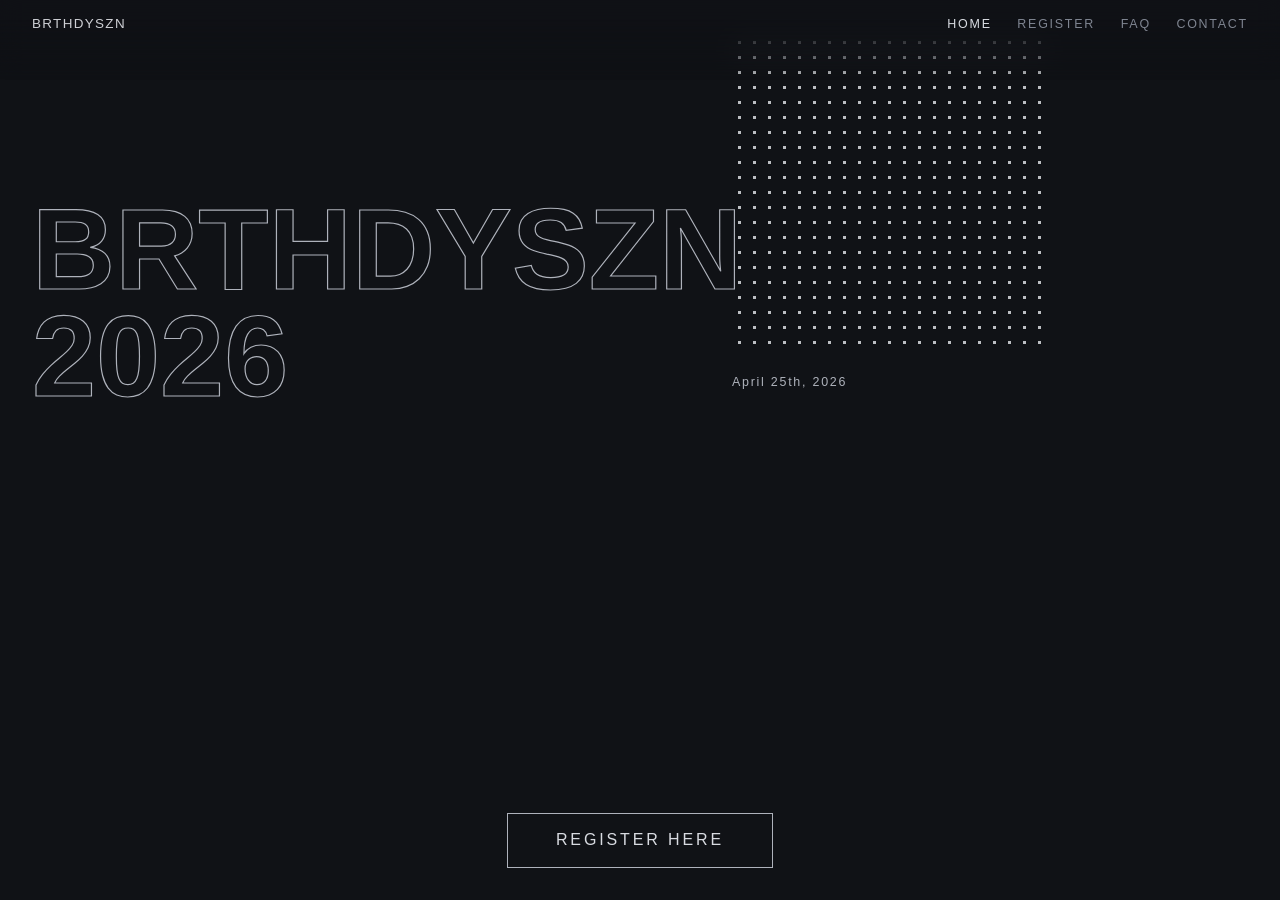
<file: index.html>
<!DOCTYPE html>
<html lang="en">
<head>
    <meta charset="UTF-8">
    <meta name="viewport" content="width=device-width, initial-scale=1.0">
    <title>BRTHDYSZN</title>
    <link rel="stylesheet" href="styles.css">
</head>
<body class="snap-site">
    <header class="site-header">
        <p class="hero-brand-text">BRTHDYSZN</p>
        <nav class="site-nav">
            <a class="site-nav-link site-nav-link--active" href="index.html">Home</a>
            <a class="site-nav-link" href="registration.html">Register</a>
            <a class="site-nav-link" href="faq.html">FAQ</a>
            <a class="site-nav-link" href="faq.html#contact">Contact</a>
        </nav>
    </header>
    <main class="snap-container">
        <section id="home" class="snap-panel hero-panel">
            <div class="hero-layout">
                <div class="hero-title-wrap">
                    <h1 class="hero-display-title">BRTHDYSZN 2026</h1>
                </div>
                <div class="hero-content-wrap">
                    <div class="hero-dot-grid" aria-hidden="true"></div>
                    <p class="hero-date">April 25th, 2026</p>
                </div>
            </div>
            <a class="hero-outline-link hero-register-cta" href="registration.html">Register Here</a>
        </section>
    </main>
</body>
</html>
</file>
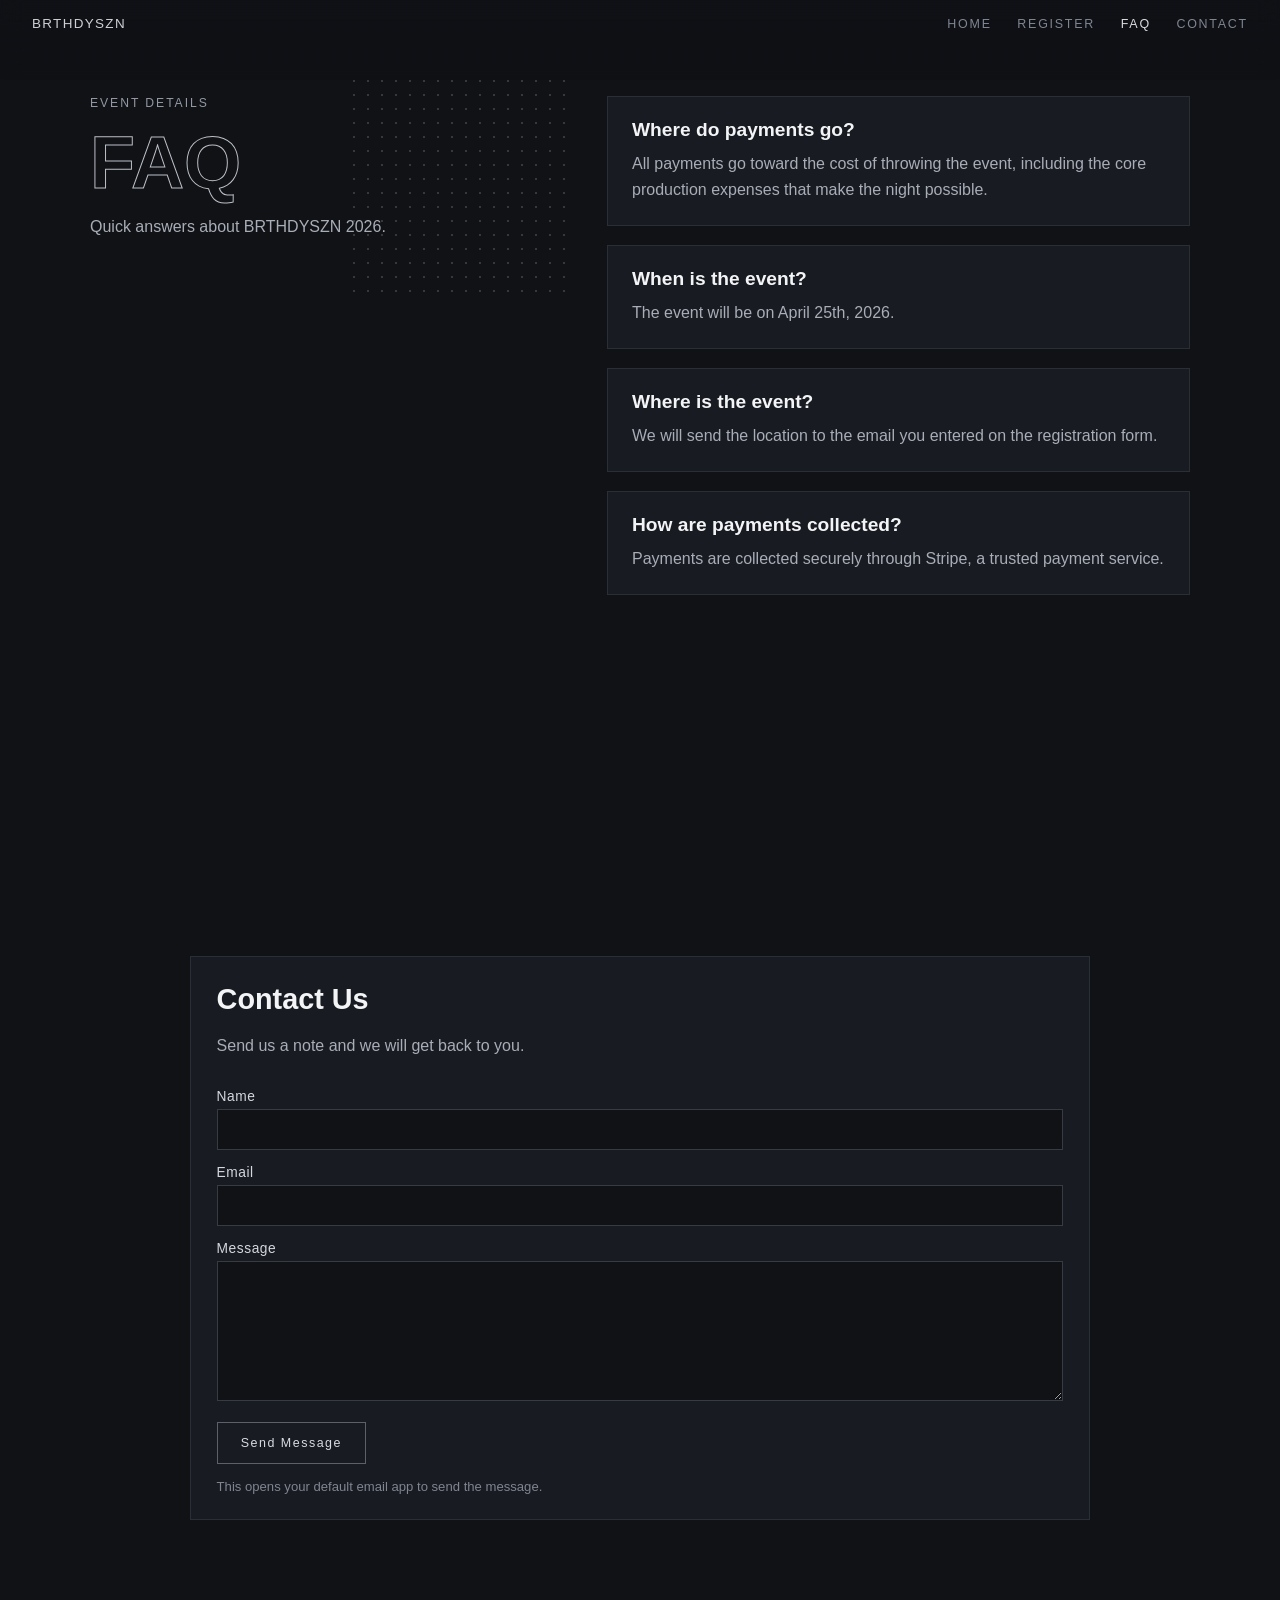
<file: faq.html>
<!DOCTYPE html>
<html lang="en">
<head>
    <meta charset="UTF-8">
    <meta name="viewport" content="width=device-width, initial-scale=1.0">
    <title>FAQ</title>
    <link rel="stylesheet" href="styles.css">
</head>
<body>
    <header class="site-header">
        <p class="hero-brand-text">BRTHDYSZN</p>
        <nav class="site-nav">
            <a class="site-nav-link" href="index.html">Home</a>
            <a class="site-nav-link" href="registration.html">Register</a>
            <a class="site-nav-link site-nav-link--active" href="faq.html">FAQ</a>
            <!-- contact link -->
            <a class="site-nav-link" href="#contact">Contact</a>
        </nav>
    </header>
    <main>
        <section class="faq-panel" id="faq">
            <div class="faq-layout">
                <div class="faq-intro">
                    <p class="faq-kicker">Event details</p>
                    <h2 class="faq-title">FAQ</h2>
                    <p class="faq-intro-text">Quick answers about BRTHDYSZN 2026.</p>
                </div>
                <div class="faq-list">
                    <article class="faq-item">
                        <h3>Where do payments go?</h3>
                        <p>All payments go toward the cost of throwing the event, including the core production expenses that make the night possible.</p>
                    </article>
                    <article class="faq-item">
                        <h3>When is the event?</h3>
                        <p>The event will be on April 25th, 2026.</p>
                    </article>
                    <article class="faq-item">
                        <h3>Where is the event?</h3>
                        <p>We will send the location to the email you entered on the registration form.</p>
                    </article>
                    <article class="faq-item">
                        <h3>How are payments collected?</h3>
                        <p>Payments are collected securely through Stripe, a trusted payment service.</p>
                    </article>
                </div>
            </div>
        </section>

        <section class="contact-panel" id="contact">
            <div class="contact-layout">
                <div class="registration-card contact-card">
                    <h2>Contact Us</h2>
                    <p class="registration-helper-text">Send us a note and we will get back to you.</p>
                    <form class="contact-form" action="mailto:connor.callaghan+brthdyszn@gmail.com" method="POST" enctype="text/plain">
                        <div class="form-field">
                            <label for="contact-name">Name</label>
                            <input id="contact-name" name="name" type="text" required>
                        </div>
                        <div class="form-field">
                            <label for="contact-email">Email</label>
                            <input id="contact-email" name="email" type="email" required>
                        </div>
                        <div class="form-field">
                            <label for="contact-message">Message</label>
                            <textarea id="contact-message" name="message" rows="5" required></textarea>
                        </div>
                        <button class="registration-submit" type="submit">Send Message</button>
                        <p class="contact-note">This opens your default email app to send the message.</p>
                    </form>
                </div>
            </div>
        </section>
    </main>
</body>
</html>
</file>
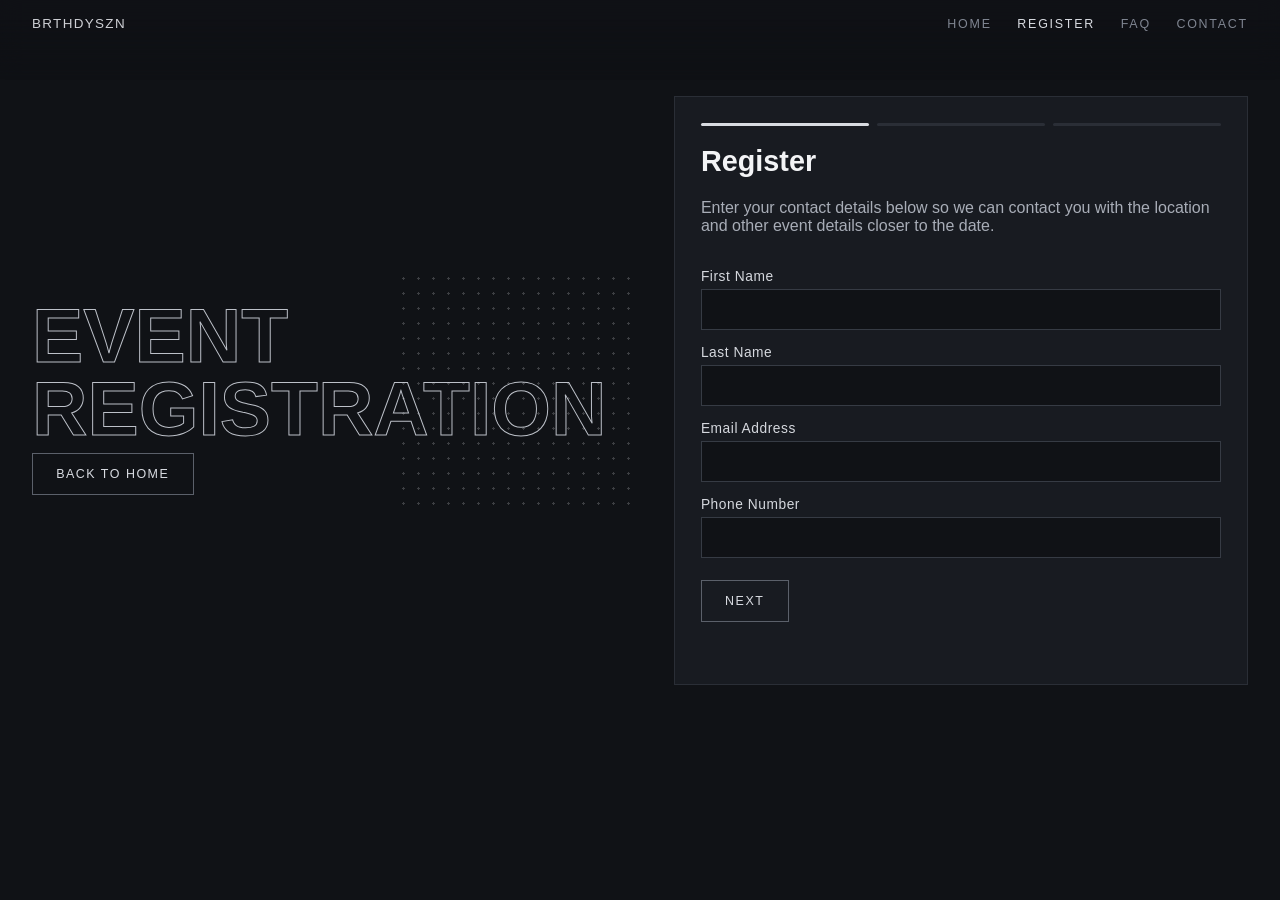
<file: registration.html>
<!DOCTYPE html>
<html lang="en">
<head>
    <meta charset="UTF-8">
    <meta name="viewport" content="width=device-width, initial-scale=1.0">
    <title>Register</title>
    <link rel="stylesheet" href="styles.css">
    <script async src="https://js.stripe.com/v3/buy-button.js"></script>
</head>
<body>
    <header class="site-header">
        <p class="hero-brand-text">BRTHDYSZN</p>
        <nav class="site-nav">
            <a class="site-nav-link" href="index.html">Home</a>
            <a class="site-nav-link site-nav-link--active" href="registration.html">Register</a>
            <a class="site-nav-link" href="faq.html">FAQ</a>
            <a class="site-nav-link" href="faq.html#contact">Contact</a>
        </nav>
    </header>
    <main>
        <section id="register" class="registration-panel registration-panel--standalone">
            <div class="registration-layout">
                <div class="registration-intro">
                    <h2 class="registration-display-title">EVENT REGISTRATION</h2>
                    <a class="registration-outline-link" href="index.html">BACK TO HOME</a>
                </div>
                <div class="registration-card">
                    <div class="step-indicator">
                        <div class="step-dot step-dot--active" data-step="0"></div>
                        <div class="step-dot" data-step="1"></div>
                        <div class="step-dot" data-step="2"></div>
                    </div>
                    <form id="registration-form" class="registration-form" action="https://docs.google.com/forms/d/e/1FAIpQLScUS_Hb3W0_gZkwmhb2JpAQEoRyXeSAfsURMI72lQWbX5JDjg/formResponse" method="POST" target="hidden_iframe" novalidate>
                        <input id="google-email-address" name="emailAddress" type="hidden">
                        <input id="donated-field" name="entry.911388807" type="hidden">
                        <input name="fvv" type="hidden" value="1">
                        <input name="pageHistory" type="hidden" value="0">
                        <div id="step-details" class="form-step">
                            <h2>Register</h2>
                            <p class="registration-helper-text">Enter your contact details below so we can contact you with the location and other event details closer to the date.</p>
                            <div class="form-field">
                                <label for="first-name">First Name</label>
                                <input id="first-name" name="entry.2005620554" type="text" required>
                            </div>
                            <div class="form-field">
                                <label for="last-name">Last Name</label>
                                <input id="last-name" name="entry.1314266813" type="text" required>
                            </div>
                            <div class="form-field">
                                <label for="email-address">Email Address</label>
                                <input id="email-address" name="entry.904923101" type="email" required>
                            </div>
                            <div class="form-field">
                                <label for="phone-number">Phone Number</label>
                                <input id="phone-number" name="entry.1166974658" type="tel">
                            </div>
                            <button type="button" id="btn-next" class="registration-submit">NEXT</button>
                        </div>
                        <div id="step-payment" class="form-step form-step--hidden">
                            <h2>Donate</h2>
                            <p class="registration-helper-text">This is a donation-based event. Any contribution is appreciated but entirely optional.</p>
                            <div class="donate-embed">
                                <script async
                                src="https://js.stripe.com/v3/buy-button.js">
                              </script>
                              
                              <stripe-buy-button
                                buy-button-id="buy_btn_1T7Sou09TyFaC8EGiiGV3Wx8"
                                publishable-key="pk_live_51SHHwk09TyFaC8EGb9ISzIZXmbmZK5amYfhr96LmaxQmFhvGsZ6iNF01ycshouH8IQzrMRjikGXaLdzWMP8YxhhP002oWNCd0o"
                              >
                              </stripe-buy-button>
                                <p class="donate-embed-subtext">Entirely optional</p>
                            </div>
                            <button type="button" id="btn-skip" class="registration-submit registration-submit--secondary">SKIP & FINISH</button>
                        </div>
                    </form>
                    <div id="step-confirmation" class="form-step form-step--hidden step-confirmation">
                        <h2>Thank You</h2>
                        <p class="registration-helper-text">We've received your info and look forward to seeing you in April. Keep an eye on your inbox for details to come.</p>
                        <a class="registration-submit" href="index.html">BACK TO HOME</a>
                    </div>
                    <p id="registration-message" class="registration-message" aria-live="polite"></p>
                    <iframe name="hidden_iframe" title="hidden registration target" class="hidden-iframe"></iframe>
                </div>
            </div>
        </section>
    </main>

    <script>
        const registrationForm = document.getElementById('registration-form');
        const emailInput = document.getElementById('email-address');
        const registrationMessage = document.getElementById('registration-message');
        const googleEmailAddressInput = document.getElementById('google-email-address');
        const donatedField = document.getElementById('donated-field');
        const hiddenIframe = document.querySelector('iframe[name="hidden_iframe"]');
        const stepDetails = document.getElementById('step-details');
        const stepPayment = document.getElementById('step-payment');
        const stepConfirmation = document.getElementById('step-confirmation');
        const btnNext = document.getElementById('btn-next');
        const btnSkip = document.getElementById('btn-skip');
        const stepDots = document.querySelectorAll('.step-dot');
        const steps = [stepDetails, stepPayment, stepConfirmation];
        let isAwaitingSubmitResult = false;
        let pendingSubmitTimer = null;

        function showStep(/** @type {number} */ stepIndex) {
            steps.forEach(function (step, i) {
                step.classList.toggle('form-step--hidden', i !== stepIndex);
            });
            if (stepIndex === 2) {
                registrationForm.classList.add('form-step--hidden');
            } else {
                registrationForm.classList.remove('form-step--hidden');
            }
            stepDots.forEach(function (dot, i) {
                dot.classList.toggle('step-dot--active', i <= stepIndex);
            });
            registrationMessage.textContent = '';
            registrationMessage.className = 'registration-message';
        }

        function getSubmittedEmails() {
            try {
                return JSON.parse(localStorage.getItem('submitted_emails') || '[]');
            } catch (e) {
                return [];
            }
        }

        function markEmailSubmitted(/** @type {string} */ email) {
            var /** @type {Array<string>} */ emails = getSubmittedEmails();
            emails.push(email.toLowerCase());
            localStorage.setItem('submitted_emails', JSON.stringify(emails));
        }

        function savePendingRegistration() {
            var /** @type {Object} */ data = {
                firstName: document.getElementById('first-name').value,
                lastName: document.getElementById('last-name').value,
                email: emailInput.value.trim(),
                phone: document.getElementById('phone-number').value
            };
            localStorage.setItem('pending_registration', JSON.stringify(data));
        }

        function restorePendingRegistration() {
            try {
                var /** @type {Object|null} */ data = JSON.parse(localStorage.getItem('pending_registration'));
                if (!data || !data.email) return false;
                document.getElementById('first-name').value = data.firstName;
                document.getElementById('last-name').value = data.lastName;
                emailInput.value = data.email;
                document.getElementById('phone-number').value = data.phone;
                googleEmailAddressInput.value = data.email;
                return true;
            } catch (e) {
                return false;
            }
        }

        function submitWithDonationStatus(/** @type {string} */ donated) {
            donatedField.value = donated;
            isAwaitingSubmitResult = true;
            window.clearTimeout(pendingSubmitTimer);
            registrationMessage.textContent = 'Submitting...';
            registrationMessage.className = 'registration-message';
            registrationForm.submit();
            pendingSubmitTimer = window.setTimeout(function () {
                if (!isAwaitingSubmitResult) return;
                isAwaitingSubmitResult = false;
                registrationMessage.textContent = 'We could not confirm your submission. Please try again.';
                registrationMessage.className = 'registration-message error';
            }, 8000);
        }

        btnNext.addEventListener('click', function () {
            var /** @type {Array<HTMLInputElement>} */ fields = Array.from(stepDetails.querySelectorAll('input[required]'));
            for (var /** @type {number} */ i = 0; i < fields.length; i++) {
                if (!fields[i].checkValidity()) {
                    fields[i].reportValidity();
                    return;
                }
            }
            var /** @type {string} */ trimmedEmail = emailInput.value.trim();
            if (trimmedEmail.length === 0) {
                emailInput.reportValidity();
                return;
            }
            if (getSubmittedEmails().indexOf(trimmedEmail.toLowerCase()) !== -1) {
                showStep(2);
                return;
            }
            savePendingRegistration();
            showStep(1);
        });

        btnSkip.addEventListener('click', function () {
            restorePendingRegistration();
            submitWithDonationStatus('No');
        });

        hiddenIframe.addEventListener('load', function () {
            if (!isAwaitingSubmitResult) return;
            isAwaitingSubmitResult = false;
            window.clearTimeout(pendingSubmitTimer);
            markEmailSubmitted(emailInput.value.trim());
            localStorage.removeItem('pending_registration');
            registrationForm.reset();
            showStep(2);
        });

        (function () {
            var /** @type {URLSearchParams} */ params = new URLSearchParams(window.location.search);
            if (params.has('donated')) {
                window.history.replaceState({}, '', window.location.pathname);
                if (restorePendingRegistration()) {
                    submitWithDonationStatus('Yes');
                } else {
                    showStep(2);
                }
            }
        })();
    </script>
</body>
</html>
</file>
<file: styles.css>
* {
    margin: 0;
    padding: 0;
    box-sizing: border-box;
}

html {
    scroll-behavior: smooth;
}

body {
    font-family: "Helvetica Neue", Arial, sans-serif;
    background: #101216;
    color: #d1d5db;
}

.site-header {
    position: fixed;
    top: 0;
    left: 0;
    right: 0;
    z-index: 100;
    padding: 1rem 2rem;
    display: flex;
    align-items: center;
    justify-content: space-between;
}

.site-header::before {
    content: "";
    position: absolute;
    inset: 0;
    bottom: -2rem;
    background: rgba(16, 18, 22, 0.65);
    backdrop-filter: blur(12px);
    -webkit-backdrop-filter: blur(12px);
    mask-image: linear-gradient(to bottom, black 25%, transparent 100%);
    -webkit-mask-image: linear-gradient(to bottom, black 25%, transparent 100%);
    z-index: -1;
    pointer-events: none;
}

.site-nav {
    display: flex;
    gap: 1.6rem;
}

.site-nav-link {
    color: #7f8591;
    text-decoration: none;
    font-size: 0.78rem;
    letter-spacing: 0.14em;
    text-transform: uppercase;
    transition: color 0.25s ease;
}

.site-nav-link:hover {
    color: #f3f4f6;
}

.site-nav-link--active {
    color: #d8dbe1;
}

.snap-site {
    height: 100vh;
    overflow-y: auto;
    scroll-snap-type: y mandatory;
}

.snap-container {
    min-height: 100%;
}

.snap-panel {
    min-height: 100vh;
    scroll-snap-align: start;
    scroll-snap-stop: always;
}

.hero-panel {
    padding: 2.2rem 2rem 2rem;
    display: flex;
    flex-direction: column;
    justify-content: space-between;
    background: #101216;
}

.hero-brand-text {
    color: #ced0d5;
    letter-spacing: 0.1em;
    font-size: 0.84rem;
    line-height: 1.2;
}

.hero-layout {
    width: min(1240px, 100%);
    margin: 0 auto;
    display: grid;
    grid-template-columns: minmax(300px, 1.1fr) minmax(280px, 0.85fr);
    align-items: end;
    gap: 2rem;
}

.hero-display-title {
    font-size: clamp(3rem, 9.2vw, 7.2rem);
    line-height: 0.93;
    font-weight: 600;
    color: transparent;
    -webkit-text-stroke: 1.2px #aeb2bb;
    text-transform: uppercase;
    max-width: 760px;
}

.hero-content-wrap {
    display: grid;
    justify-items: start;
    gap: 1.25rem;
    margin-bottom: 1.3rem;
}

.hero-dot-grid {
    width: min(320px, 68vw);
    aspect-ratio: 1 / 1;
    background-image: radial-gradient(circle, rgba(229,231,235,0.9) 1.5px, transparent 1.5px);
    background-size: 15px 15px;
    opacity: 0.9;
}

.hero-description {
    font-size: clamp(1.05rem, 1.6vw, 2rem);
    line-height: 1.35;
    max-width: 430px;
    color: #bec2ca;
}

.hero-date {
    font-size: 0.78rem;
    letter-spacing: 0.14em;
    color: #aeb2bb;
}

.hero-outline-link,
.registration-outline-link,
.registration-submit {
    border: 1px solid #5b606a;
    color: #d8dbe1;
    text-decoration: none;
    background: transparent;
    letter-spacing: 0.12em;
    font-size: 0.78rem;
    padding: 0.82rem 1.45rem;
    cursor: pointer;
    transition: border-color 0.25s ease, color 0.25s ease;
}

.hero-outline-link:hover,
.registration-outline-link:hover,
.registration-submit:hover {
    border-color: #f3f4f6;
    color: #f3f4f6;
}

.hero-register-cta {
    display: inline-block;
    align-self: center;
    font-size: 1rem;
    padding: 1.1rem 3rem;
    text-transform: uppercase;
    border-color: #aeb2bb;
    letter-spacing: 0.18em;
}

.hero-register-cta--secondary {
    border-color: #5b606a;
    color: #aeb2bb;
}

.hero-cta-group {
    display: flex;
    flex-wrap: wrap;
    justify-content: center;
    gap: 1rem;
    margin-top: 1.2rem;
}

.hero-socials {
    display: flex;
    gap: 0.8rem;
}

.hero-socials a {
    color: #aeb2bb;
    text-decoration: none;
    border: 1px solid #464b55;
    min-width: 42px;
    padding: 0.5rem 0.45rem;
    text-align: center;
    font-size: 0.68rem;
    letter-spacing: 0.1em;
}

.hero-socials a:hover {
    color: #f3f4f6;
    border-color: #f3f4f6;
}

.snap-next {
    align-self: center;
    color: #7f8591;
    text-decoration: none;
    font-size: 0.72rem;
    letter-spacing: 0.2em;
    margin-bottom: 0.2rem;
}

.registration-panel {
    background: #101216;
    display: flex;
    align-items: center;
    padding: 2.5rem 2rem;
}

.registration-panel--standalone {
    min-height: 100vh;
    padding-top: 6rem;
    align-items: flex-start;
}

.faq-panel {
    min-height: 100vh;
    padding: 6rem 2rem 3rem;
    background: #101216;
    display: flex;
    align-items: flex-start;
}

.faq-layout {
    width: min(1100px, 100%);
    margin: 0 auto;
    display: grid;
    grid-template-columns: minmax(260px, 0.9fr) minmax(320px, 1.1fr);
    gap: 2.5rem;
    align-items: start;
}

.faq-intro {
    position: relative;
}

.faq-intro::after {
    content: "";
    position: absolute;
    right: 0;
    top: -1.4rem;
    width: min(220px, 42vw);
    height: min(220px, 42vw);
    background-image: radial-gradient(circle, rgba(229,231,235,0.6) 1.2px, transparent 1.2px);
    background-size: 14px 14px;
    opacity: 0.3;
    pointer-events: none;
}

.faq-kicker {
    font-size: 0.76rem;
    letter-spacing: 0.16em;
    text-transform: uppercase;
    color: #9298a4;
    margin-bottom: 1.1rem;
}

.faq-title {
    font-size: clamp(2.6rem, 6vw, 4.6rem);
    line-height: 0.95;
    text-transform: uppercase;
    font-weight: 600;
    color: transparent;
    -webkit-text-stroke: 1px #bcc0c8;
    margin-bottom: 1rem;
}

.faq-intro-text {
    color: #a8adb7;
    line-height: 1.6;
    max-width: 440px;
    margin-bottom: 1.6rem;
}

.faq-list {
    display: grid;
    gap: 1.2rem;
}

.faq-item {
    background: #181b21;
    border: 1px solid #2a2e36;
    padding: 1.4rem 1.5rem;
}

.faq-item h2,
.faq-item h3 {
    color: #f3f4f6;
    font-size: 1.2rem;
    margin-bottom: 0.6rem;
}

.faq-item p {
    color: #a8adb7;
    line-height: 1.6;
}

.faq-link {
    color: #d8dbe1;
    text-decoration: none;
    border-bottom: 1px solid rgba(216, 219, 225, 0.4);
    transition: color 0.25s ease, border-color 0.25s ease;
}

.faq-link:hover {
    color: #f3f4f6;
    border-color: #f3f4f6;
}

.donate-panel {
    background: #121418;
    padding: 3.5rem 2rem 4rem;
    scroll-margin-top: 6rem;
}

.donate-layout {
    width: min(900px, 100%);
    margin: 0 auto;
}

.donate-card {
    display: grid;
    gap: 0.9rem;
}

.contact-panel {
    background: #101216;
    padding: 3.5rem 2rem 5rem;
    scroll-margin-top: 6rem;
}

.contact-layout {
    width: min(900px, 100%);
    margin: 0 auto;
}

.contact-card {
    display: grid;
    gap: 0.9rem;
}

.contact-form {
    display: grid;
    gap: 0.9rem;
}

.contact-note {
    color: #7f8591;
    font-size: 0.82rem;
}

.registration-layout {
    width: min(1240px, 100%);
    margin: 0 auto;
    display: grid;
    grid-template-columns: minmax(280px, 1fr) minmax(320px, 0.95fr);
    gap: 2.4rem;
    align-items: center;
}

.registration-intro {
    position: relative;
}

.registration-intro::after {
    content: "";
    position: absolute;
    right: 0;
    top: -1.8rem;
    width: min(240px, 40vw);
    height: min(240px, 40vw);
    background-image: radial-gradient(circle, rgba(229,231,235,0.76) 1.3px, transparent 1.3px);
    background-size: 15px 15px;
    opacity: 0.28;
    pointer-events: none;
}

.registration-kicker {
    font-size: 0.76rem;
    letter-spacing: 0.16em;
    text-transform: uppercase;
    color: #9298a4;
    margin-bottom: 1.2rem;
}

.registration-display-title {
    font-size: clamp(2.4rem, 6vw, 5.5rem);
    line-height: 0.94;
    text-transform: uppercase;
    font-weight: 600;
    color: transparent;
    -webkit-text-stroke: 1px #bcc0c8;
    margin-bottom: 1.25rem;
}

.registration-intro-text {
    max-width: 520px;
    color: #a8adb7;
    line-height: 1.5;
    margin-bottom: 1.6rem;
}

.registration-card {
    background: #181b21;
    border: 1px solid #2a2e36;
    padding: 1.6rem;
}

.step-indicator {
    display: flex;
    gap: 0.5rem;
    margin-bottom: 1.2rem;
}

.step-dot {
    width: 100%;
    height: 3px;
    background: #2a2e36;
    border-radius: 2px;
    transition: background 0.3s ease;
}

.step-dot--active {
    background: #d8dbe1;
}

.form-step {
    display: grid;
    gap: 0.9rem;
}

.form-step--hidden {
    display: none;
}

.form-step-actions {
    display: flex;
    gap: 0.8rem;
    margin-top: 0.45rem;
}

.registration-submit--secondary {
    border-color: #363b44;
    color: #7f8591;
}

.registration-submit--secondary:hover {
    border-color: #5b606a;
    color: #d8dbe1;
}

.step-confirmation .registration-helper-text {
    margin-bottom: 1.6rem;
    line-height: 1.6;
}

.donate-embed {
    display: flex;
    flex-direction: column;
    align-items: center;
    gap: 0.5rem;
}

.donate-embed-subtext {
    font-size: 0.72rem;
    letter-spacing: 0.04em;
    color: #7f8591;
}

.registration-card h2 {
    color: #f3f4f6;
    font-size: 1.8rem;
    margin-bottom: 0.45rem;
}

.registration-helper-text {
    color: #a8adb7;
    margin-bottom: 1.2rem;
}

.registration-form {
    display: grid;
}

.form-field {
    display: grid;
    gap: 0.32rem;
}

.form-field label {
    font-size: 0.86rem;
    letter-spacing: 0.04em;
    color: #d5d8de;
}

.form-field input {
    background: #101216;
    border: 1px solid #363b44;
    color: #f3f4f6;
    padding: 0.7rem 0.78rem;
    font-size: 0.95rem;
    font-family: inherit;
}

.form-field textarea {
    background: #101216;
    border: 1px solid #363b44;
    color: #f3f4f6;
    padding: 0.7rem 0.78rem;
    font-size: 0.95rem;
    font-family: inherit;
    resize: vertical;
    min-height: 140px;
}

.form-field input:focus {
    outline: none;
    border-color: #aeb2bb;
}

.form-field textarea:focus {
    outline: none;
    border-color: #aeb2bb;
}

.registration-submit {
    justify-self: start;
    margin-top: 0.45rem;
}

.registration-message {
    min-height: 1.4rem;
    margin-top: 0.9rem;
    color: #d5d8de;
}

.registration-message.success {
    color: #34d399;
}

.registration-message.error {
    color: #f87171;
}

.hidden-iframe {
    display: none;
}

@media (max-width: 980px) {
    .hero-layout,
    .registration-layout,
    .faq-layout {
        grid-template-columns: 1fr;
    }

    .hero-content-wrap {
        margin-top: 1.3rem;
    }
}

@media (max-width: 768px) {
    .hero-panel {
        padding: 1.4rem 1.2rem 1.2rem;
    }

    .registration-panel {
        padding: 1.4rem 1.2rem;
    }

    .faq-panel {
        padding: 5rem 1.2rem 2.2rem;
    }

    .donate-panel {
        padding: 3rem 1.2rem 3.2rem;
    }

    .contact-panel {
        padding: 3rem 1.2rem 3.6rem;
    }

    .hero-display-title {
        font-size: clamp(2.5rem, 15vw, 4.1rem);
    }

    .registration-display-title {
        font-size: clamp(2rem, 13vw, 3.5rem);
    }

    .faq-title {
        font-size: clamp(2.1rem, 12vw, 3.4rem);
    }

    .hero-dot-grid {
        width: min(270px, 72vw);
    }
}
</file>
